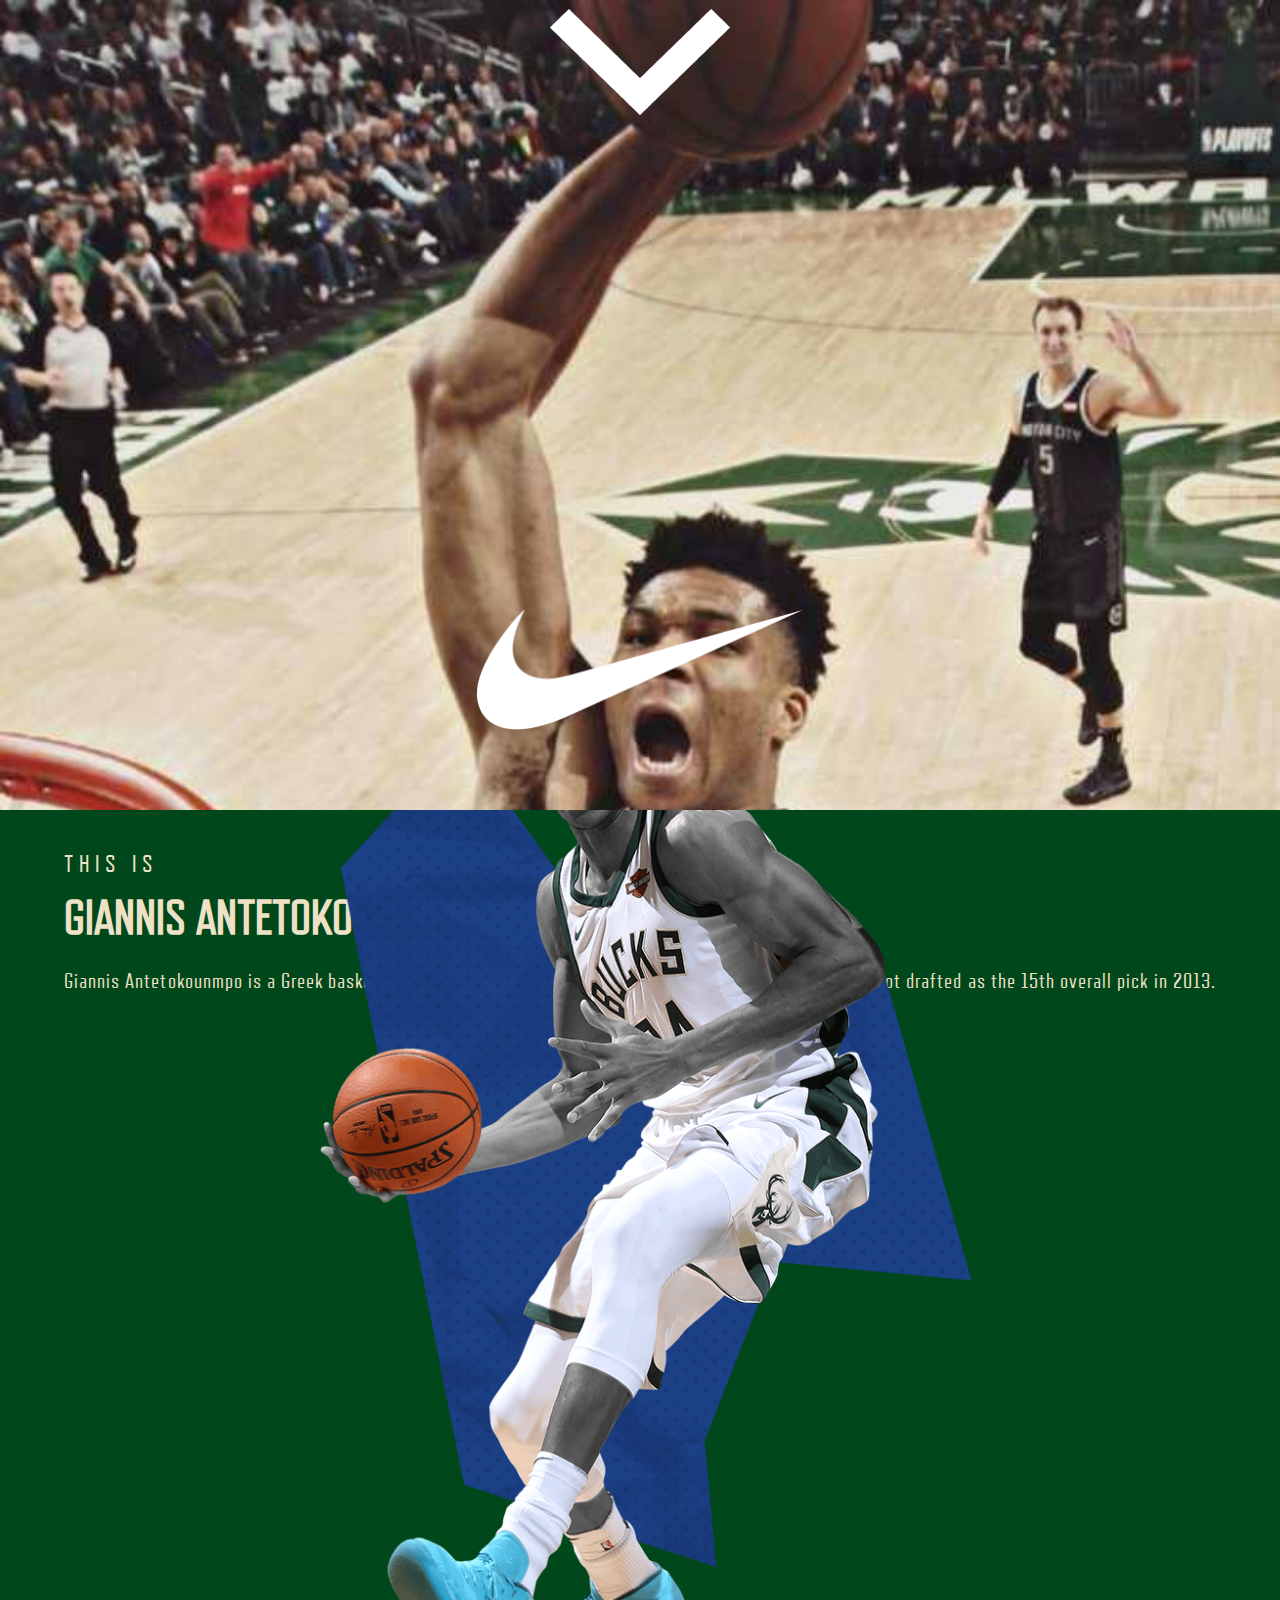
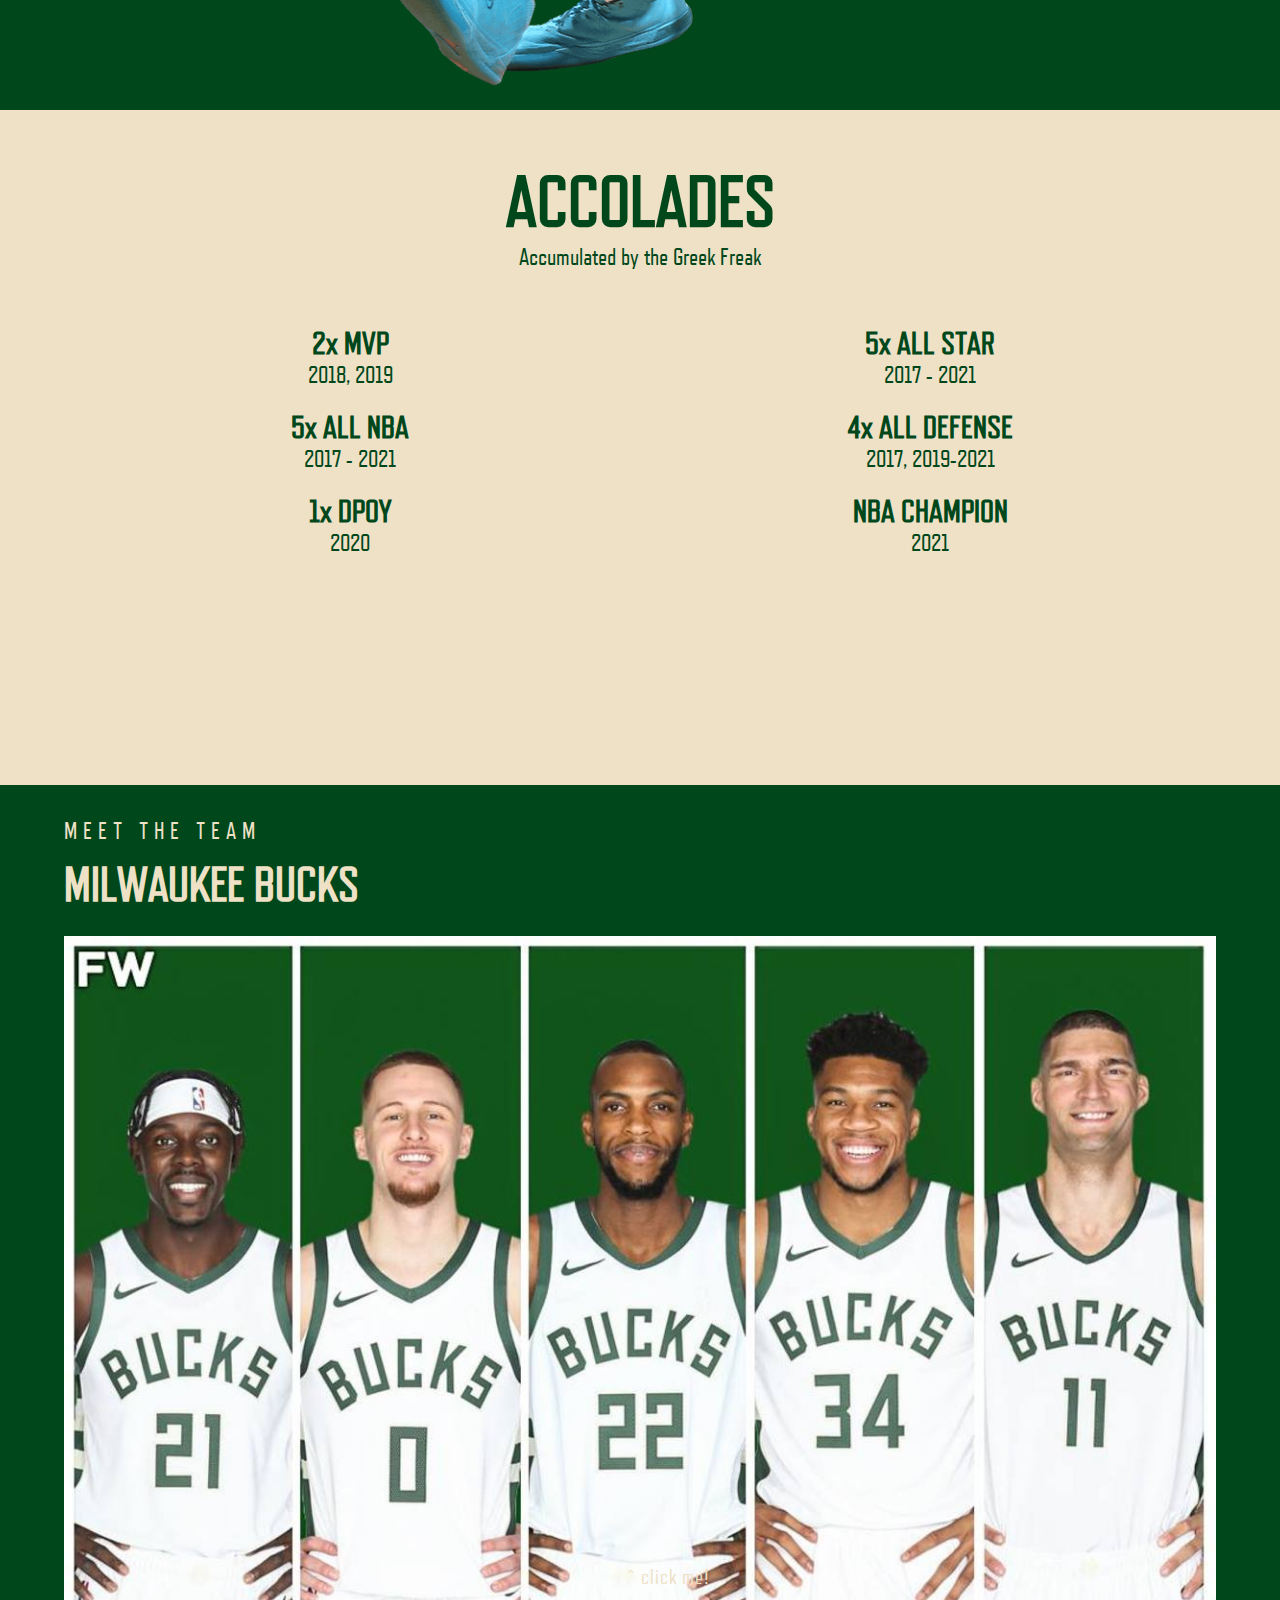
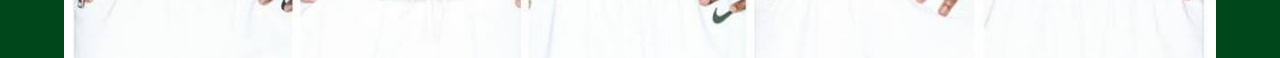
<file: index.html>
<!DOCTYPE html>
<html lang="eng">

  <head>
    <meta charset="UTF-8">
    <meta name="Olivier" content="Olivier Doornink">
    <meta name="viewport" content="width=device-width, initial-scale=1">
    <link rel="stylesheet" href="styles/style.css">
    <title>Giannis Antetokounmpo</title>

    <nav>
      <ul>
        <li><a href="#">GIANNIS ANTETOKOUNMPO</a></li>
        <li><a href="highlights.html">HIGHLIGHTS</a></li>
      </ul>
    </nav>
    <div class="arrow"> <img src="./images/down-arrow.png" alt="Navigatie tevoorschijn halen"> </div>

  </head>

  <body class="giannis">

    <main>

      <section>
        <img src="./images/nikelogo.png" alt="Nike Logo">
      </section>

      <section>
        <article>
          <h2>THIS IS</h2>
          <h1>GIANNIS ANTETOKOUNMPO</h1>
          <p>Giannis Antetokounmpo is a Greek basketball player who plays for the NBA team the Milwaukee Bucks. He got drafted as the 15th overall pick in 2013.</p>
          <img src="./images/ga_transparent.png" alt="Giannis Antetokounmpo">
        </article>
      </section>

      <section>
        <article>
          <div>
            <h3>ACCOLADES</h3>
            <h4>Accumulated by the Greek Freak</h4>
          </div>
          <div>
            <h3>2x MVP</h3>
            <h4>2018, 2019</h4>
          </div>
          <div>
            <h3>5x ALL STAR</h3>
            <h4>2017 - 2021</h4>
          </div>
          <div>
            <h3>5x ALL NBA</h3>
            <h4>2017 - 2021</h4>
          </div>
          <div>
            <h3>4x ALL DEFENSE</h3>
            <h4>2017, 2019-2021</h4>
          </div>
          <div>
            <h3>1x DPOY</h3>
            <h4>2020</h4>
          </div>
          <div>
            <h3>NBA CHAMPION</h3>
            <h4>2021</h4>
          </div>
        </article>
      </section>

      <section>

        <img class="jrue" src="./images/jrueholiday.jpg" alt="Jrue Holiday">
        <img src="./images/dontedivincenzo.webp" alt="Donte Divincenzo">
        <img src="./images/khrismiddleton.jpg" alt="Khris Middleton">
        <img src="./images/giannis.jpg" alt="Giannis Antetokounmpo">
        <img src="./images/brooklopez.jpg" alt="Brook Lopez">

        <article>
          <h2>MEET THE TEAM</h2>
          <h1>MILWAUKEE BUCKS</h1>
          <img src="./images/mb_lineup.jpg" alt="Milwaukee Bucks Lineup">
          <p>^ click me!</p>
          <h3>"The Milwaukee Bucks’ against-all-odds victory in the Finals is an inspirational moment"</h3>
          <h4>- Kareem Abdul-Jabbar, Milwaukee Bucks legend</h4>

          <div></div>
          <div></div>
          <div></div>
          <div></div>
          <div></div>

        </article>

      </section>

    </main>

    <script src="script.js"></script>
  </body>
</file>
<file: styles/style.css>
/*
    Algemene styling
*/

* {
  padding: 0 0;
  margin: 0 0;
  overflow-x: hidden;
}

:root {
  --bucksgroen: #00471B;
  --bucksbeige: #EEE1C6;
}

body.giannis {
  background-image: url(".././images/ga_dunk.jpg");
  background-repeat: no-repeat;
  background-size: 100% auto;
  z-index: 1;
}

head.giannis {
  z-index: 2;
}

/*
    Fonts ophalen
*/


@font-face{
  font-family: "RefrigeratorDeluxe";
  src: url("../fonts/RefrigeratorDeluxe.ttf");
}

@font-face{
  font-family: "RefrigeratorBold";
  src: url("../fonts/RefrigeratorDeluxeBold.ttf");
}

/*
    Standaard font styling
*/
* {
  font-family: "RefrigeratorDeluxe", Arial;
}

h1 {
  font-family: "RefrigeratorDeluxe", Arial;
  font-size: 3em;
  padding-bottom: 0.5em;
  font-weight: 800;
}

h2 {
  font-family: "RefrigeratorDeluxe", Arial;
  font-size: 1.5em;
  text-decoration: overline;
  letter-spacing: 0.25em;
  padding-bottom: 0.5em;
  font-weight: 300;
}

h3 {
  font-family: "RefrigeratorDeluxe", Arial;
  font-size: 2em;
  padding-bottom: 0em;
  font-weight: 600;
}

h4 {
  font-family: "RefrigeratorDeluxe", Arial;
  font-size: 1.5em;
  padding-bottom: 0.5em;
  font-weight: 300;
}

p {
  font-family: "RefrigeratorDeluxe", Arial;
  font-size: 1.3em;
  font-weight: 100;
  letter-spacing: 0.05em;

}



/* GIANNIS ANTETOKOUNMPO WEBSITE */

/*
    nav
*/

nav {
  position: absolute;
  width: 100%;
  height: 7.7em;
  left: 0;
  top: 0;
  display: flex;
  justify-content: center;
  transform: translateY(-100%);
  transition: ease 0.5s;
  z-index: 100;
}

nav ul {
  width: 100%;
}

nav.toonForm {
  transform: translateY(0%);
}

nav ul li {
  font-size: 2em;
  font-family: arial;
  list-style: none;
  text-align: center;
  color: black;
  padding: 0.2em;
}

nav ul li {
  background-color: var(--bucksbeige);
  color: var(--bucksgroen);
  border-bottom: 1px solid var(--bucksgroen);
}

nav ul li a {
  position: relative;
  text-decoration: none;
  color: inherit;
  font-size: 1.3em;
  border-bottom: 2px solid transparent;
  transition: 0.5s ease-in-out;
}

nav ul li a:hover {
  border-color: var(--bucksgroen);
}

nav ul li a:focus {
  color: black;
}

div:nth-of-type(1) {
  position: absolute;
  /* border: 1px solid red; */
  width: 14%;
  top: 1%;
  left: 43%;
  z-index: 1;
  transition: ease 0.5s;
}

.arrow:hover {
  transform: scale(1.1);
}

div:nth-of-type(1).toonCta {
  top: 8em;
  transform: rotate(180deg);
  z-index: 100;
}

div:nth-of-type(1).toonCta:hover {
  transform: scale(1.1) rotate(180deg);
}

div:nth-of-type(1) img {
  width: 100%;
}


/*
    Section 1
*/

.giannis section {
  position: relative;
  background-color: transparent;
  width: 100vw;
  height: 90vh;
}

.giannis section img {
  position: absolute;
  width: 26vw;
  bottom: 5em;
  top: auto;
  left: calc(50% - 13vw);
}


/*
    Section 2
*/

.giannis section:nth-of-type(2) {
  position: relative;
  width: 100vw;
  height: 100vh;
  background-color: var(--bucksgroen);
  display: flex;
  justify-content: center;
}

.giannis section:nth-of-type(2) article {
  /* border: 1px solid red; */
  width: 90vw;
  margin-top: 2.5em;
  color: var(--bucksbeige);
}

.giannis section:nth-of-type(2) article img {
  width: 110%;
  left: -5%;
  bottom: 1em;
  top: auto;
}


/*
    Section 3
*/

.giannis section:nth-of-type(3) {
  position: relative;
  width: 100vw;
  height: 75vh;
  background-color: var(--bucksbeige);
}

.giannis section:nth-of-type(3) article {
  position: relative;
  /* border: 1px solid red; */
  width: 90vw;
  color: var(--bucksgroen);
  display: grid;
  grid-template-columns: 1fr 1fr;
  grid-gap: 0.5em;
  margin: 0 auto;
  margin-top: 3em;
}

.giannis section:nth-of-type(3) div {
  /* border: 1px solid red; */
  text-align: center;
}

.giannis section:nth-of-type(3) div:nth-of-type(1)  {
  /* border: 1px solid red; */
  grid-column: 1/-1;
  position: relative;
  width: auto;
  left: auto;
}

.giannis section:nth-of-type(3) div:nth-of-type(1) h3  {
  /* border: 1px solid red; */
  font-size: 4.5em;
}

.giannis section:nth-of-type(3) div:nth-of-type(1) h4  {
  /* border: 1px solid red; */
  padding-bottom: 2em;
}


/*
    Section 4
*/

.giannis section:nth-of-type(4) {
  position: relative;
  width: 100vw;
  height: 97vh;
  background-color: var(--bucksgroen);
}

.giannis section:nth-of-type(4) article {
  position: relative;
  /* border: 1px solid red; */
  width: 90vw;
  margin-top: 2em;
  left: 5vw;
  color: var(--bucksbeige);
}

.giannis section:nth-of-type(4) article img:nth-of-type(1) {
  position: relative;
  /* border: 1px solid red; */
  width: 100%;
  left: 0;
  margin-top: 5em;
}

.giannis section:nth-of-type(4) p {
  position: absolute;
  top: 65%;
  left: 49%;
}

.giannis section:nth-of-type(4) h3 {
  font-size: 1.8em;
  font-weight: 500;
  padding-top: 0em;
}

.giannis section:nth-of-type(4) h4 {
  font-size: 1.2em;
  font-weight: 300;
  padding-top: 1em;
}

/*
    clickables
*/

/* images */

/* jrue holiday */

.giannis section:nth-of-type(4) img.jrue {
  position: absolute;
  left: 0;
  top: 22%;
  width: 150%;
  left: -150%;
  z-index: 10;
  transition: ease 0.5s;
}

.giannis section:nth-of-type(4) img:nth-of-type(1).toonJrue {
  left: -25%;
}

/* donte divincenzo */

.giannis section:nth-of-type(4) img:nth-of-type(2) {
  position: absolute;
  left: 0;
  top: 22%;
  width: 150%;
  left: -150%;
  z-index: 10;
  transition: ease 0.5s;
}

.giannis section:nth-of-type(4) img:nth-of-type(2).toonDonte {
  left: -25%;
}

/* khris middleton */

.giannis section:nth-of-type(4) img:nth-of-type(3) {
  position: absolute;
  left: 0;
  top: 22%;
  width: 130%;
  left: -130%;
  z-index: 10;
  transition: ease 0.5s;
}

.giannis section:nth-of-type(4) img:nth-of-type(3).toonKhris {
  left: -15%;
}

/* giannis antetokounmpo */

.giannis section:nth-of-type(4) img:nth-of-type(4) {
  position: absolute;
  left: 0;
  top: 22%;
  width: 150%;
  left: -150%;
  z-index: 10;
  transition: ease 0.5s;
}

.giannis section:nth-of-type(4) img:nth-of-type(4).toonGiannis {
  left: -25%;
}

/* brook lopez */

.giannis section:nth-of-type(4) img:nth-of-type(5) {
  position: absolute;
  left: 0;
  top: 22%;
  width: 130%;
  left: -130%;
  z-index: 10;
  transition: ease 0.5s;
}

.giannis section:nth-of-type(4) img:nth-of-type(5).toonBrook {
  left: -25%;
}


/* divs */

/* jrue holiday */

.giannis section:nth-of-type(4) div:nth-of-type(1) {
  position: absolute;
  /* border: 1px solid red; */
  width: 20%;
  height: 15.6em;
  top: 20%;
  left: 0%;
  z-index: 20;
}

.giannis section:nth-of-type(4) div:nth-of-type(1).div1Groot {
  width: 95%;
  height: 99%;
  top: 0;
  left: 0;
  z-index: 30;
}

/* donte divincenzo */

.giannis section:nth-of-type(4) div:nth-of-type(2) {
  position: absolute;
  /* border: 1px solid red; */
  width: 20%;
  height: 15.6em;
  top: 20%;
  left: 20%;
  z-index: 20;
}

.giannis section:nth-of-type(4) div:nth-of-type(2).div2Groot {
  width: 95%;
  height: 99%;
  top: 0;
  left: 0;
  z-index: 30;
}

/* khris middleton */

.giannis section:nth-of-type(4) div:nth-of-type(3) {
  position: absolute;
  /* border: 1px solid red; */
  width: 20%;
  height: 15.6em;
  top: 20%;
  left: 40%;
  z-index: 20;
}

.giannis section:nth-of-type(4) div:nth-of-type(3).div3Groot {
  width: 95%;
  height: 99%;
  top: 0;
  left: 0;
  z-index: 30;
}

/* giannis antetokounmpo */

.giannis section:nth-of-type(4) div:nth-of-type(4) {
  position: absolute;
  /* border: 1px solid red; */
  width: 20%;
  height: 15.6em;
  top: 20%;
  left: 60%;
  z-index: 20;
}

.giannis section:nth-of-type(4) div:nth-of-type(4).div4Groot {
  width: 95%;
  height: 99%;
  top: 0;
  left: 0;
  z-index: 30;
}

/* brook lopez */

.giannis section:nth-of-type(4) div:nth-of-type(5) {
  position: absolute;
  /* border: 1px solid red; */
  width: 20%;
  height: 15.6em;
  top: 20%;
  left: 80%;
  z-index: 20;
}

.giannis section:nth-of-type(4) div:nth-of-type(5).div5Groot {
  width: 95%;
  height: 99%;
  top: 0;
  left: 0;
  z-index: 30;
}




/*
    HIGHLIGHTS.html
*/

/*
    section 1
*/

body.highlights section:nth-of-type(1) {
  position: relative;
  width: 100vw;
  height: 60vh;
  background-color: var(--bucksgroen);
  display: flex;
  justify-content: center;
  align-items: center;
}

body.highlights section:nth-of-type(1) button {
  position: absolute;
  top: 20%;
  background-color: var(--bucksbeige);
  color: var(--bucksgroen);
  border: 1px solid var(--bucksbeige);
  width: 9em;
}

body.highlights section:nth-of-type(1) button p {
  border-bottom: 2px solid transparent;
  transition: 0.5s ease-in-out;
  font-size: 2em;
  margin: 0.5em;
}

body.highlights section:nth-of-type(1) button p:hover {
  border-color: var(--bucksgroen);
}


/*
    videos
*/

body.highlights section:nth-of-type(1) div:nth-of-type(1){
  position: absolute;
  left: 0;
  top: 50.6vw;
  width: 100%;
  height: 56vw;
  /* border: 1px solid red; */
}

body.highlights section:nth-of-type(1) div:nth-of-type(1) iframe{
  position: absolute;
}


/*
    section 2
*/

body.highlights section:nth-of-type(2) {
  position: relative;
  width: 100vw;
  height: 40vh;
  background-color: var(--bucksbeige);
  display: flex;
  justify-content: center;
  align-items: center;
}

/*
    buttons
*/

body.highlights section:nth-of-type(2) div:nth-of-type(1) {
  position: relative;
  width: 80vw;
  left: 0;
  display: grid;
  grid-template-columns: 1fr 1fr;
  grid-gap: 0.5em;
}

body.highlights section:nth-of-type(2) div:nth-of-type(1) p {
  grid-column: -1/1;
  font-size: 1.5em;
  margin-bottom: 0.5em;
}

body.highlights section:nth-of-type(2) div:nth-of-type(1) button {
  background-color: var(--bucksgroen);
  color: var(--bucksbeige);
  border: 1px solid var(--bucksgroen);
}

body.highlights section:nth-of-type(2) div:nth-of-type(1) button p{
  border-bottom: 2px solid transparent;
  transition: 0.5s ease-in-out;
  font-size: 2em;
  margin: 0.5em;
}

body.highlights section:nth-of-type(2) div:nth-of-type(1) button p:hover{
  border-color: var(--bucksbeige);
}


/*
    section 3
*/

body.highlights section:nth-of-type(3) {
  position: relative;
  width: 100vw;
  height: 50vh;
  background-color: var(--bucksgroen);
  display: flex;
  justify-content: center;
  align-items: center;
}

body.highlights section:nth-of-type(3) article {
  width: 78vw;
}

body.highlights section:nth-of-type(3) article p {
  font-size: 1.5em;
  color: var(--bucksbeige);
  line-height: 1.5em;
  font-weight: lighter;
}

body.highlights section:nth-of-type(3) article p input {
  margin-right: 1em;
}

body.highlights section:nth-of-type(3) article p input:nth-of-type(5) {
  font-size: 1em;
  color: var(--bucksgroen);
  background-color: var(--bucksbeige);
  border: 2px solid var(--bucksbeige);
  margin-top: 0.5em;
  padding: 0.3em;
  border-bottom: 2px solid transparent;
  transition: 0.5s ease-in-out;
}

body.highlights section:nth-of-type(3) article p input:nth-of-type(5):hover {
  text-decoration: underline;
}
</file>
